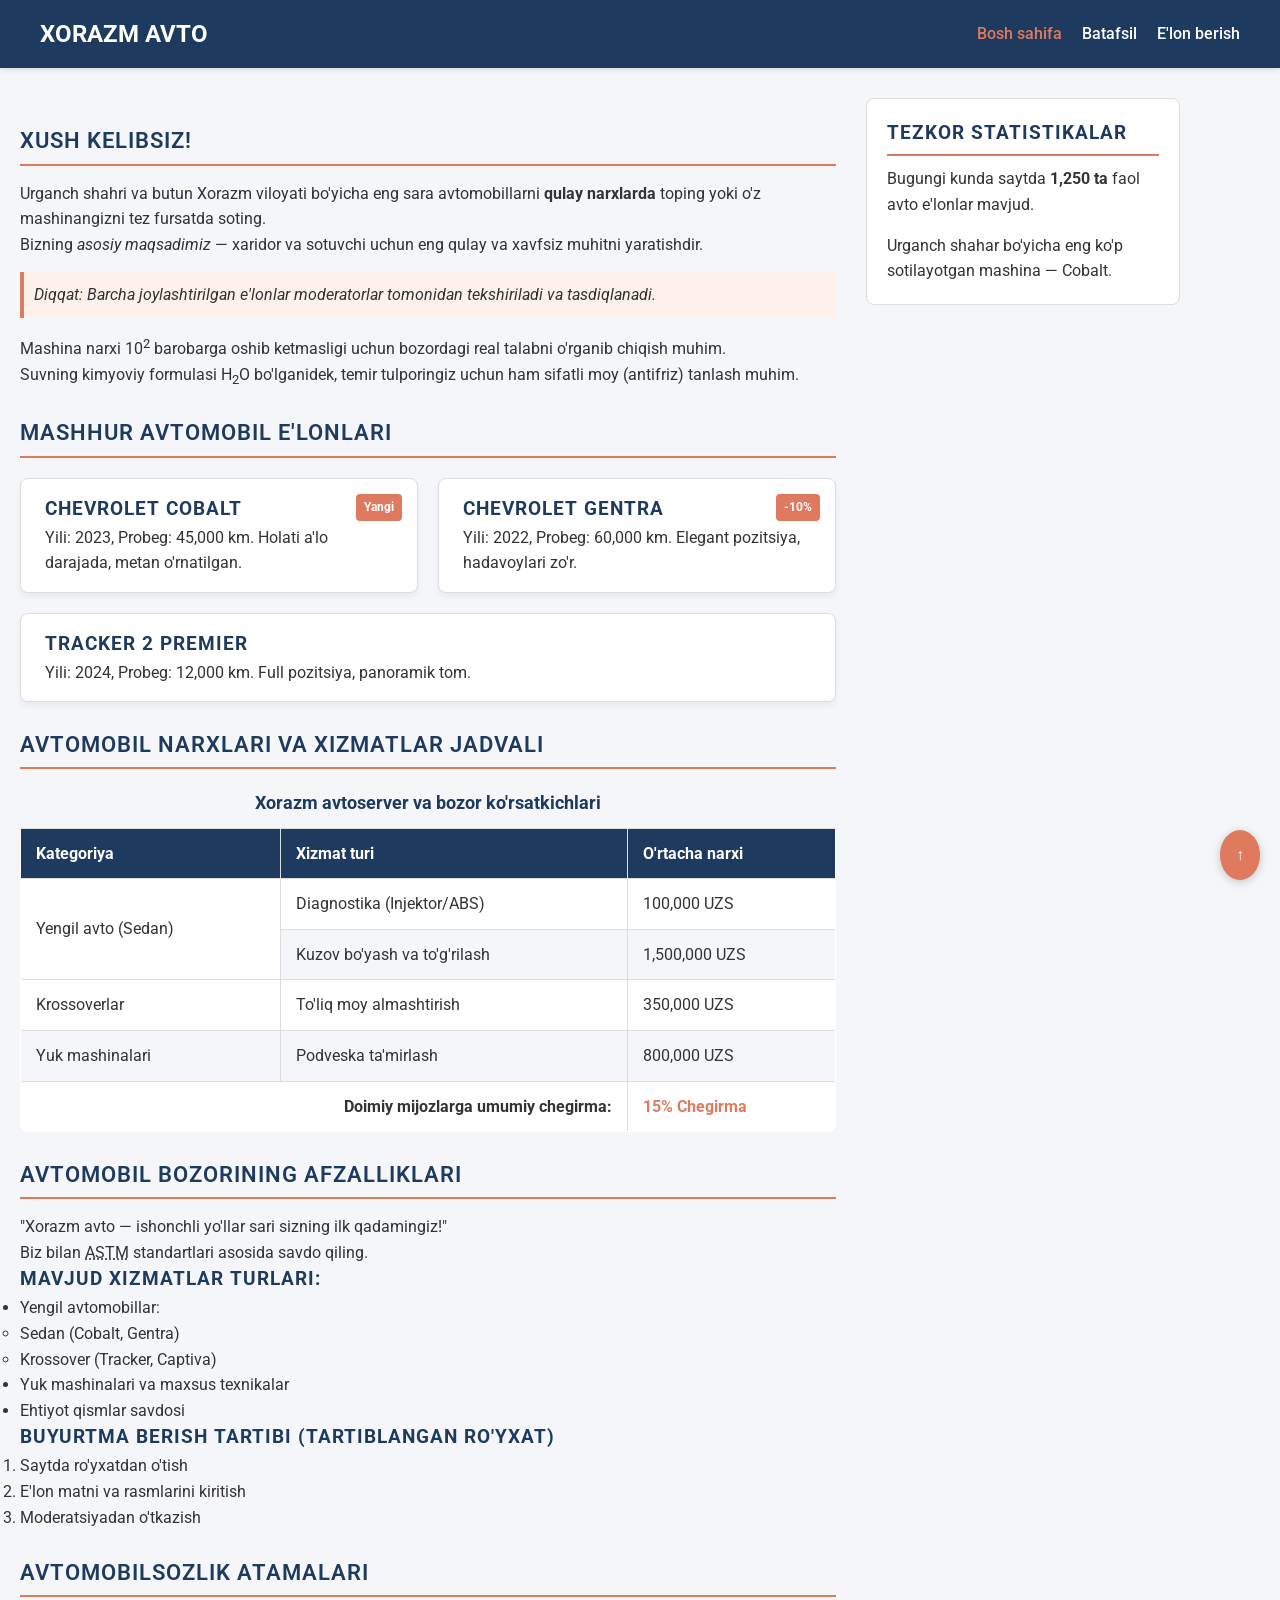
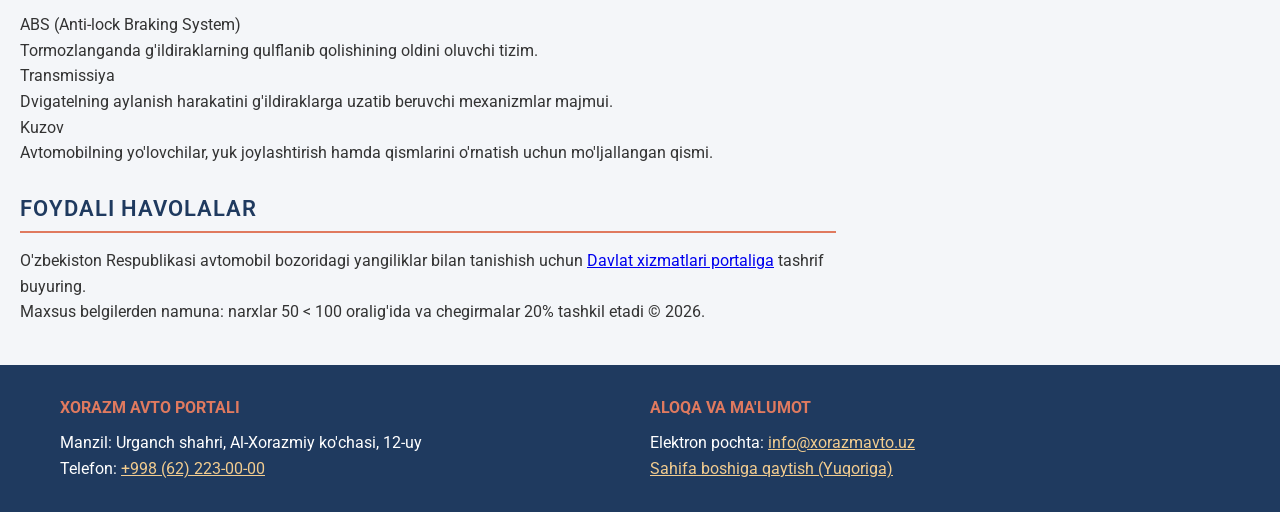
<file: index.html>
<!DOCTYPE html>
<html lang="uz">
<head>
    <meta charset="UTF-8">
    <meta name="viewport" content="width=device-width, initial-scale=1.0">
    <meta name="description" content="Xorazm va Urganch shahridagi eng qulay avtomobil e'lonlari sayti. Mashina sotish va sotib olish.">
    <title>Xorazm Avto - Bosh sahifa</title>
    <link href="https://fonts.googleapis.com/css2?family=Roboto:wght@400;500;700&display=swap" rel="stylesheet">
    <link rel="stylesheet" href="css/style.css">
</head>
<body id="top">

    <header>
        <div class="container header-flex">
            <div class="logo">Xorazm Avto</div>
            <nav>
                <ul>
                    <li><a href="index.html" class="active">Bosh sahifa</a></li>
                    <li><a href="batafsil.html">Batafsil</a></li>
                    <li><a href="aloqa.html">E'lon berish</a></li>
                </ul>
            </nav>
        </div>
    </header>

    <div class="container main-layout">
        <main>
            <section>
                <h2>Xush kelibsiz!</h2>
                <p>Urganch shahri va butun Xorazm viloyati bo'yicha eng sara avtomobillarni <strong>qulay narxlarda</strong> toping yoki o'z mashinangizni tez fursatda soting.</p>
                <p>Bizning <em>asosiy maqsadimiz</em> — xaridor va sotuvchi uchun eng qulay va xavfsiz muhitni yaratishdir.</p>
                <p class="izoh">Diqqat: Barcha joylashtirilgan e'lonlar moderatorlar tomonidan tekshiriladi va tasdiqlanadi.</p>
                <p>Mashina narxi 10<sup>2</sup> barobarga oshib ketmasligi uchun bozordagi real talabni o'rganib chiqish muhim.</p>
                <p>Suvning kimyoviy formulasi H<sub>2</sub>O bo'lganidek, temir tulporingiz uchun ham sifatli moy (antifriz) tanlash muhim.</p>
            </section>

            <!-- Kartalar qatori (Badge absolyut pozitsiyada) -->
            <section>
                <h2>Mashhur Avtomobil E'lonlari</h2>
                <div class="cards-grid">
                    <article class="card">
                        <span class="badge">Yangi</span>
                        <h3>Chevrolet Cobalt</h3>
                        <p>Yili: 2023, Probeg: 45,000 km. Holati a'lo darajada, metan o'rnatilgan.</p>
                    </article>
                    <article class="card">
                        <span class="badge">-10%</span>
                        <h3>Chevrolet Gentra</h3>
                        <p>Yili: 2022, Probeg: 60,000 km. Elegant pozitsiya, hadavoylari zo'r.</p>
                    </article>
                    <article class="card">
                        <h3>Tracker 2 Premier</h3>
                        <p>Yili: 2024, Probeg: 12,000 km. Full pozitsiya, panoramik tom.</p>
                    </article>
                </div>
            </section>

            <!-- Jadval (A3, A4, A5 talablari) -->
            <section>
                <h2>Avtomobil Narxlari va Xizmatlar Jadvali</h2>
                <div class="table-responsive">
                    <table>
                        <caption>Xorazm avtoserver va bozor ko'rsatkichlari</caption>
                        <thead>
                            <tr>
                                <th>Kategoriya</th>
                                <th>Xizmat turi</th>
                                <th>O'rtacha narxi</th>
                            </tr>
                        </thead>
                        <tbody>
                            <tr>
                                <td rowspan="2">Yengil avto (Sedan)</td>
                                <td>Diagnostika (Injektor/ABS)</td>
                                <td>100,000 UZS</td>
                            </tr>
                            <tr>
                                <td>Kuzov bo'yash va to'g'rilash</td>
                                <td>1,500,000 UZS</td>
                            </tr>
                            <tr>
                                <td>Krossoverlar</td>
                                <td>To'liq moy almashtirish</td>
                                <td>350,000 UZS</td>
                            </tr>
                            <tr>
                                <td>Yuk mashinalari</td>
                                <td>Podveska ta'mirlash</td>
                                <td>800,000 UZS</td>
                            </tr>
                            <tr>
                                <td colspan="2" style="text-align: right; font-weight: bold;">Doimiy mijozlarga umumiy chegirma:</td>
                                <td style="font-weight: bold; color: var(--ikkilamchi-rang);">15% Chegirma</td>
                            </tr>
                        </tbody>
                    </table>
                </div>
            </section>

            <section>
                <h2>Avtomobil bozorining afzalliklari</h2>
                <blockquote>"Xorazm avto — ishonchli yo'llar sari sizning ilk qadamingiz!"</blockquote>
                <p>Biz bilan <abbr title="Avtomobil savdo markazi">ASTM</abbr> standartlari asosida savdo qiling.</p>
                
                <h3>Mavjud xizmatlar turlari:</h3>
                <ul>
                    <li>Yengil avtomobillar:
                        <ul>
                            <li>Sedan (Cobalt, Gentra)</li>
                            <li>Krossover (Tracker, Captiva)</li>
                        </ul>
                    </li>
                    <li>Yuk mashinalari va maxsus texnikalar</li>
                    <li>Ehtiyot qismlar savdosi</li>
                </ul>

                <h3>Buyurtma berish tartibi (Tartiblangan ro'yxat)</h3>
                <ol>
                    <li>Saytda ro'yxatdan o'tish</li>
                    <li>E'lon matni va rasmlarini kiritish</li>
                    <li>Moderatsiyadan o'tkazish</li>
                </ol>
            </section>

            <!-- Atamalar ro'yxati dl -->
            <section>
                <h2>Avtomobilsozlik atamalari</h2>
                <dl>
                    <dt>ABS (Anti-lock Braking System)</dt>
                    <dd>Tormozlanganda g'ildiraklarning qulflanib qolishining oldini oluvchi tizim.</dd>
                    
                    <dt>Transmissiya</dt>
                    <dd>Dvigatelning aylanish harakatini g'ildiraklarga uzatib beruvchi mexanizmlar majmui.</dd>
                    
                    <dt>Kuzov</dt>
                    <dd>Avtomobilning yo'lovchilar, yuk joylashtirish hamda qismlarini o'rnatish uchun mo'ljallangan qismi.</dd>
                </dl>
            </section>

            <!-- Maxsus belgilar va tashqi havola -->
            <section>
                <h2>Foydali havolalar</h2>
                <p>O'zbekiston Respublikasi avtomobil bozoridagi yangiliklar bilan tanishish uchun <a href="https://gov.uz" target="_blank" rel="noopener">Davlat xizmatlari portaliga</a> tashrif buyuring.</p>
                <p>Maxsus belgilerden namuna: narxlar 50 &lt; 100 oralig'ida va chegirmalar 20&percnt; tashkil etadi &copy; 2026.</p>
            </section>
        </main>

        <!-- Aside talabi -->
        <aside>
            <h3>Tezkor Statistikalar</h3>
            <p>Bugungi kunda saytda <strong>1,250 ta</strong> faol avto e'lonlar mavjud.</p>
            <p style="margin-top: 15px;">Urganch shahar bo'yicha eng ko'p sotilayotgan mashina — Cobalt.</p>
        </aside>
    </div>

    <!-- B7. Fixed Yuqoriga tugmasi -->
    <a href="#top" class="btn-up" title="Yuqoriga">↑</a>

    <!-- Footer (2 ustunli Flexbox) -->
    <footer id="aloqa">
        <div class="container footer-flex">
            <div class="footer-col">
                <h4>Xorazm Avto Portali</h4>
                <p>Manzil: Urganch shahri, Al-Xorazmiy ko'chasi, 12-uy</p>
                <p>Telefon: <a href="tel:+998622230000">+998 (62) 223-00-00</a></p>
            </div>
            <div class="footer-col">
                <h4>Aloqa va Ma'lumot</h4>
                <p>Elektron pochta: <a href="mailto:info@xorazmavto.uz">info@xorazmavto.uz</a></p>
                <p><a href="#top">Sahifa boshiga qaytish (Yuqoriga)</a></p>
            </div>
        </div>
    </footer>

</body>
</html>
</file>
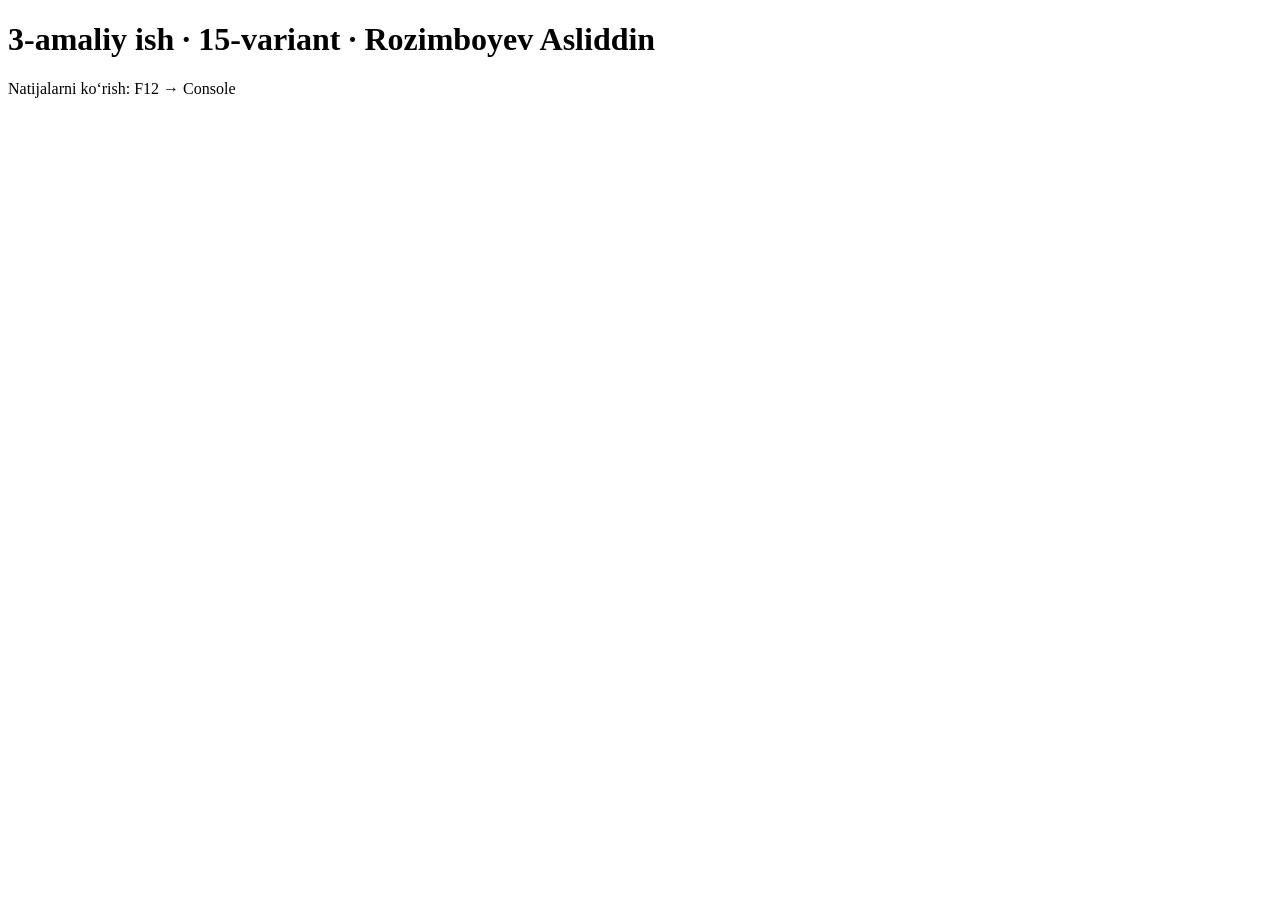
<file: amaliy-03/index.html>
<!DOCTYPE html>
<html lang="uz">
<head>
  <meta charset="UTF-8">
  <title>3-amaliy ish — 15-variant</title>
</head>
<body>
  <h1>3-amaliy ish · 15-variant · Rozimboyev Asliddin</h1>
  <p>Natijalarni ko‘rish: F12 → Console</p>
  <script src="js/masala1.js"></script>
  <script src="js/masala2.js"></script>
  <script src="js/masala3.js"></script>
  <script src="js/masala4.js"></script>
  <script src="js/masala5.js"></script>
</body>
</html>
</file>
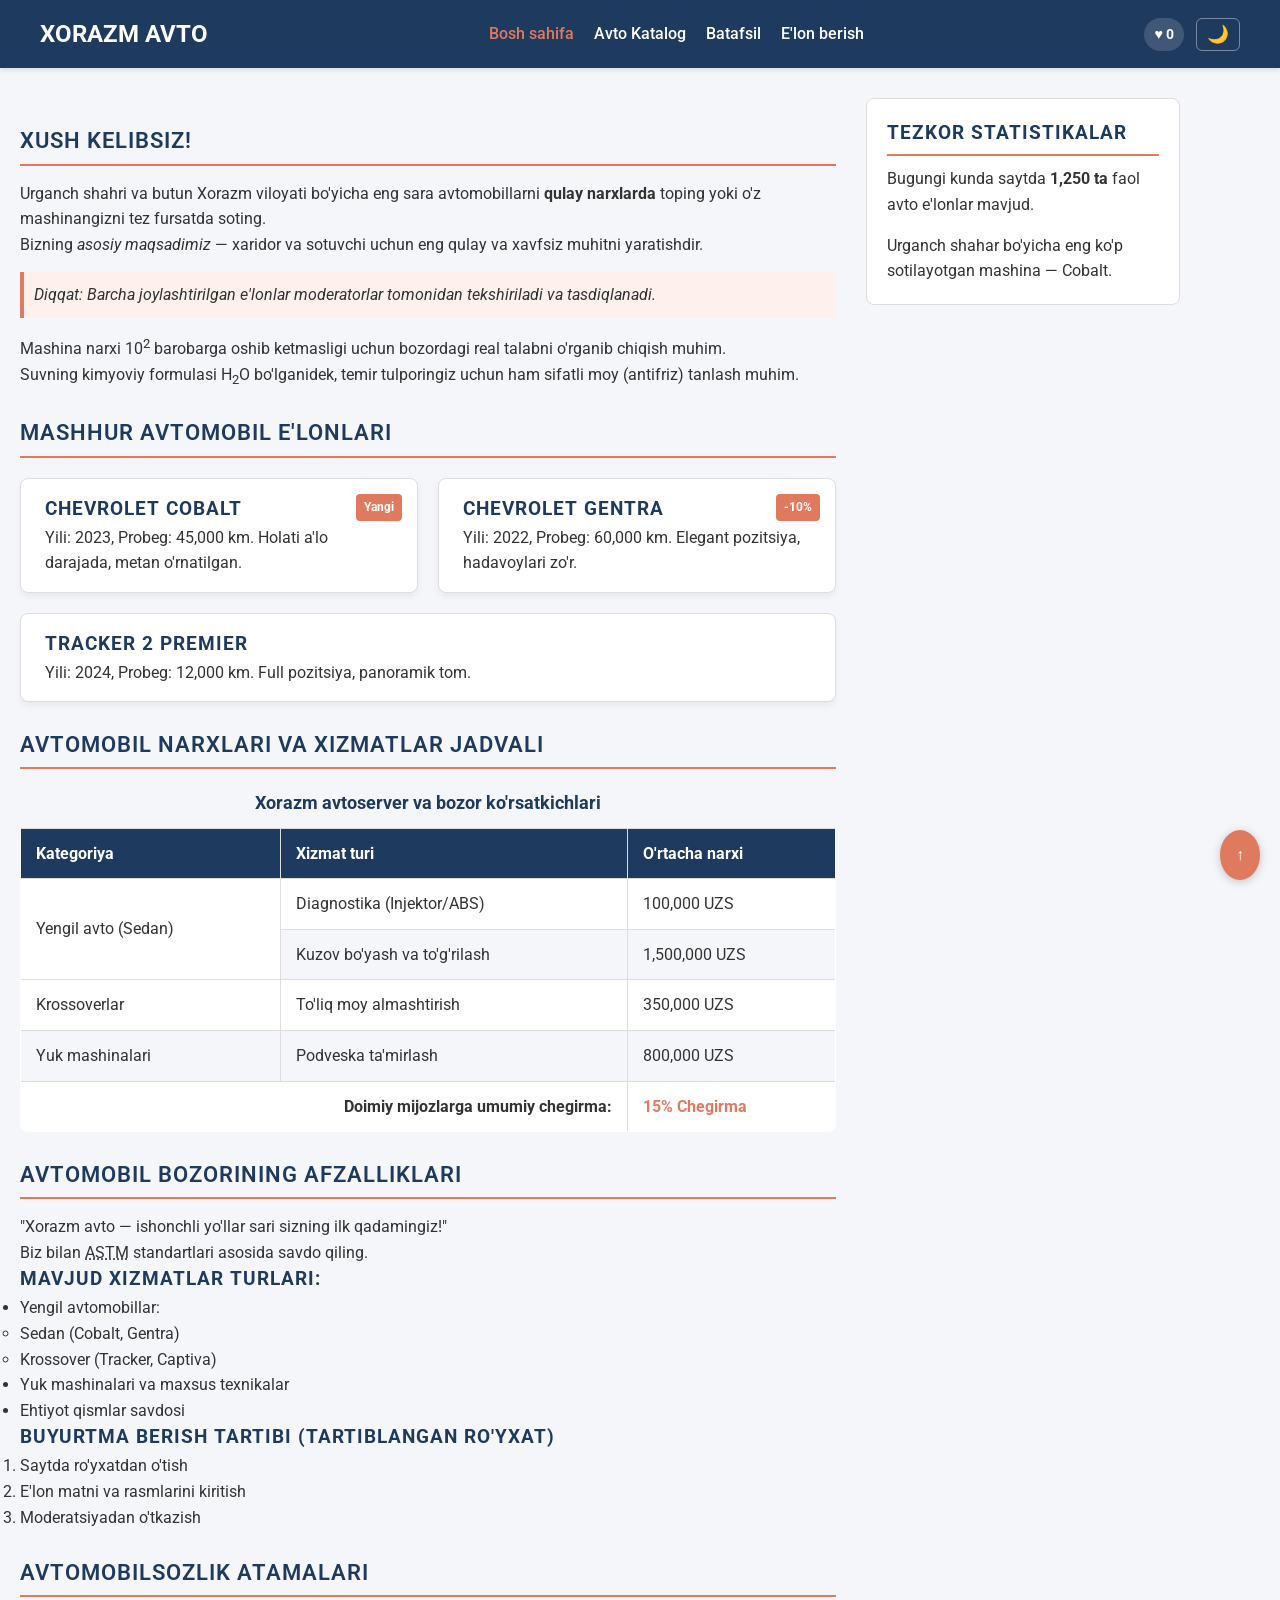
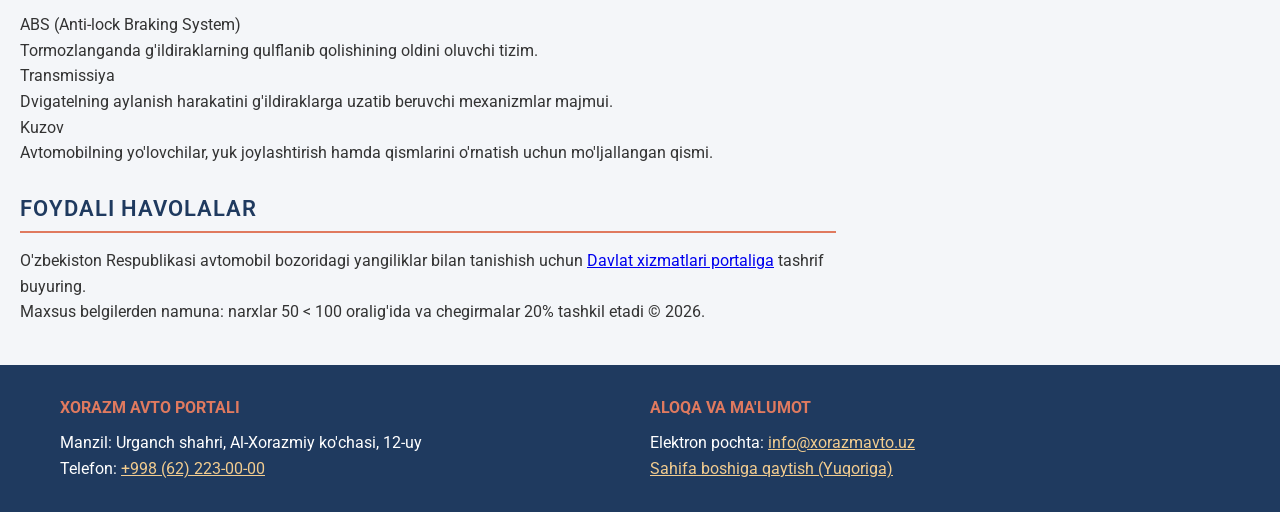
<file: amaliy-04/index.html>
<!DOCTYPE html>
<html lang="uz">
<head>
    <meta charset="UTF-8">
    <meta name="viewport" content="width=device-width, initial-scale=1.0">
    <meta name="description" content="Xorazm va Urganch shahridagi eng qulay avtomobil e'lonlari sayti. Mashina sotish va sotib olish.">
    <title>Xorazm Avto - Bosh sahifa</title>
    <link href="https://fonts.googleapis.com/css2?family=Roboto:wght@400;500;700&display=swap" rel="stylesheet">
    <link rel="stylesheet" href="css/style.css">
</head>
<body id="top">

    <header>
        <div class="container header-flex">
            <div class="logo">Xorazm Avto</div>
            <button id="menu-toggle" class="hamburger-btn" aria-label="Menyuni ochish">☰</button>
            <nav id="main-nav">
                <ul>
                    <li><a href="index.html" class="active">Bosh sahifa</a></li>
                    <li><a href="katalog.html">Avto Katalog</a></li>
                    <li><a href="batafsil.html">Batafsil</a></li>
                    <li><a href="aloqa.html">E'lon berish</a></li>
                </ul>
            </nav>
            <div class="header-actions">
                <span class="fav-badge" title="Sevimli avtomobillar">♥ <span id="sevimli-soni">0</span></span>
                <button id="theme-toggle" class="theme-btn" title="Tungi/Kunduzgi rejim">🌙</button>
            </div>
        </div>
    </header>

    <div class="container main-layout">
        <main>
            <section>
                <h2>Xush kelibsiz!</h2>
                <p>Urganch shahri va butun Xorazm viloyati bo'yicha eng sara avtomobillarni <strong>qulay narxlarda</strong> toping yoki o'z mashinangizni tez fursatda soting.</p>
                <p>Bizning <em>asosiy maqsadimiz</em> — xaridor va sotuvchi uchun eng qulay va xavfsiz muhitni yaratishdir.</p>
                <p class="izoh">Diqqat: Barcha joylashtirilgan e'lonlar moderatorlar tomonidan tekshiriladi va tasdiqlanadi.</p>
                <p>Mashina narxi 10<sup>2</sup> barobarga oshib ketmasligi uchun bozordagi real talabni o'rganib chiqish muhim.</p>
                <p>Suvning kimyoviy formulasi H<sub>2</sub>O bo'lganidek, temir tulporingiz uchun ham sifatli moy (antifriz) tanlash muhim.</p>
            </section>

            <section>
                <h2>Mashhur Avtomobil E'lonlari</h2>
                <div class="cards-grid">
                    <article class="card">
                        <span class="badge">Yangi</span>
                        <h3>Chevrolet Cobalt</h3>
                        <p>Yili: 2023, Probeg: 45,000 km. Holati a'lo darajada, metan o'rnatilgan.</p>
                    </article>
                    <article class="card">
                        <span class="badge">-10%</span>
                        <h3>Chevrolet Gentra</h3>
                        <p>Yili: 2022, Probeg: 60,000 km. Elegant pozitsiya, hadavoylari zo'r.</p>
                    </article>
                    <article class="card">
                        <h3>Tracker 2 Premier</h3>
                        <p>Yili: 2024, Probeg: 12,000 km. Full pozitsiya, panoramik tom.</p>
                    </article>
                </div>
            </section>

            <section>
                <h2>Avtomobil Narxlari va Xizmatlar Jadvali</h2>
                <div class="table-responsive">
                    <table>
                        <caption>Xorazm avtoserver va bozor ko'rsatkichlari</caption>
                        <thead>
                            <tr>
                                <th>Kategoriya</th>
                                <th>Xizmat turi</th>
                                <th>O'rtacha narxi</th>
                            </tr>
                        </thead>
                        <tbody>
                            <tr>
                                <td rowspan="2">Yengil avto (Sedan)</td>
                                <td>Diagnostika (Injektor/ABS)</td>
                                <td>100,000 UZS</td>
                            </tr>
                            <tr>
                                <td>Kuzov bo'yash va to'g'rilash</td>
                                <td>1,500,000 UZS</td>
                            </tr>
                            <tr>
                                <td>Krossoverlar</td>
                                <td>To'liq moy almashtirish</td>
                                <td>350,000 UZS</td>
                            </tr>
                            <tr>
                                <td>Yuk mashinalari</td>
                                <td>Podveska ta'mirlash</td>
                                <td>800,000 UZS</td>
                            </tr>
                            <tr>
                                <td colspan="2" style="text-align: right; font-weight: bold;">Doimiy mijozlarga umumiy chegirma:</td>
                                <td style="font-weight: bold; color: var(--ikkilamchi-rang);">15% Chegirma</td>
                            </tr>
                        </tbody>
                    </table>
                </div>
            </section>

            <section>
                <h2>Avtomobil bozorining afzalliklari</h2>
                <blockquote>"Xorazm avto — ishonchli yo'llar sari sizning ilk qadamingiz!"</blockquote>
                <p>Biz bilan <abbr title="Avtomobil savdo markazi">ASTM</abbr> standartlari asosida savdo qiling.</p>
                
                <h3>Mavjud xizmatlar turlari:</h3>
                <ul>
                    <li>Yengil avtomobillar:
                        <ul>
                            <li>Sedan (Cobalt, Gentra)</li>
                            <li>Krossover (Tracker, Captiva)</li>
                        </ul>
                    </li>
                    <li>Yuk mashinalari va maxsus texnikalar</li>
                    <li>Ehtiyot qismlar savdosi</li>
                </ul>

                <h3>Buyurtma berish tartibi (Tartiblangan ro'yxat)</h3>
                <ol>
                    <li>Saytda ro'yxatdan o'tish</li>
                    <li>E'lon matni va rasmlarini kiritish</li>
                    <li>Moderatsiyadan o'tkazish</li>
                </ol>
            </section>

            <section>
                <h2>Avtomobilsozlik atamalari</h2>
                <dl>
                    <dt>ABS (Anti-lock Braking System)</dt>
                    <dd>Tormozlanganda g'ildiraklarning qulflanib qolishining oldini oluvchi tizim.</dd>
                    
                    <dt>Transmissiya</dt>
                    <dd>Dvigatelning aylanish harakatini g'ildiraklarga uzatib beruvchi mexanizmlar majmui.</dd>
                    
                    <dt>Kuzov</dt>
                    <dd>Avtomobilning yo'lovchilar, yuk joylashtirish hamda qismlarini o'rnatish uchun mo'ljallangan qismi.</dd>
                </dl>
            </section>

            <section>
                <h2>Foydali havolalar</h2>
                <p>O'zbekiston Respublikasi avtomobil bozoridagi yangiliklar bilan tanishish uchun <a href="https://gov.uz" target="_blank" rel="noopener">Davlat xizmatlari portaliga</a> tashrif buyuring.</p>
                <p>Maxsus belgilerden namuna: narxlar 50 &lt; 100 oralig'ida va chegirmalar 20&percnt; tashkil etadi &copy; 2026.</p>
            </section>
        </main>

        <aside>
            <h3>Tezkor Statistikalar</h3>
            <p>Bugungi kunda saytda <strong>1,250 ta</strong> faol avto e'lonlar mavjud.</p>
            <p style="margin-top: 15px;">Urganch shahar bo'yicha eng ko'p sotilayotgan mashina — Cobalt.</p>
        </aside>
    </div>

    <a href="#top" class="btn-up" title="Yuqoriga">↑</a>

    <footer id="aloqa">
        <div class="container footer-flex">
            <div class="footer-col">
                <h4>Xorazm Avto Portali</h4>
                <p>Manzil: Urganch shahri, Al-Xorazmiy ko'chasi, 12-uy</p>
                <p>Telefon: <a href="tel:+998622230000">+998 (62) 223-00-00</a></p>
            </div>
            <div class="footer-col">
                <h4>Aloqa va Ma'lumot</h4>
                <p>Elektron pochta: <a href="mailto:info@xorazmavto.uz">info@xorazmavto.uz</a></p>
                <p><a href="#top">Sahifa boshiga qaytish (Yuqoriga)</a></p>
            </div>
        </div>
    </footer>

    <script src="js/ui.js"></script>
</body>
</html>
</file>
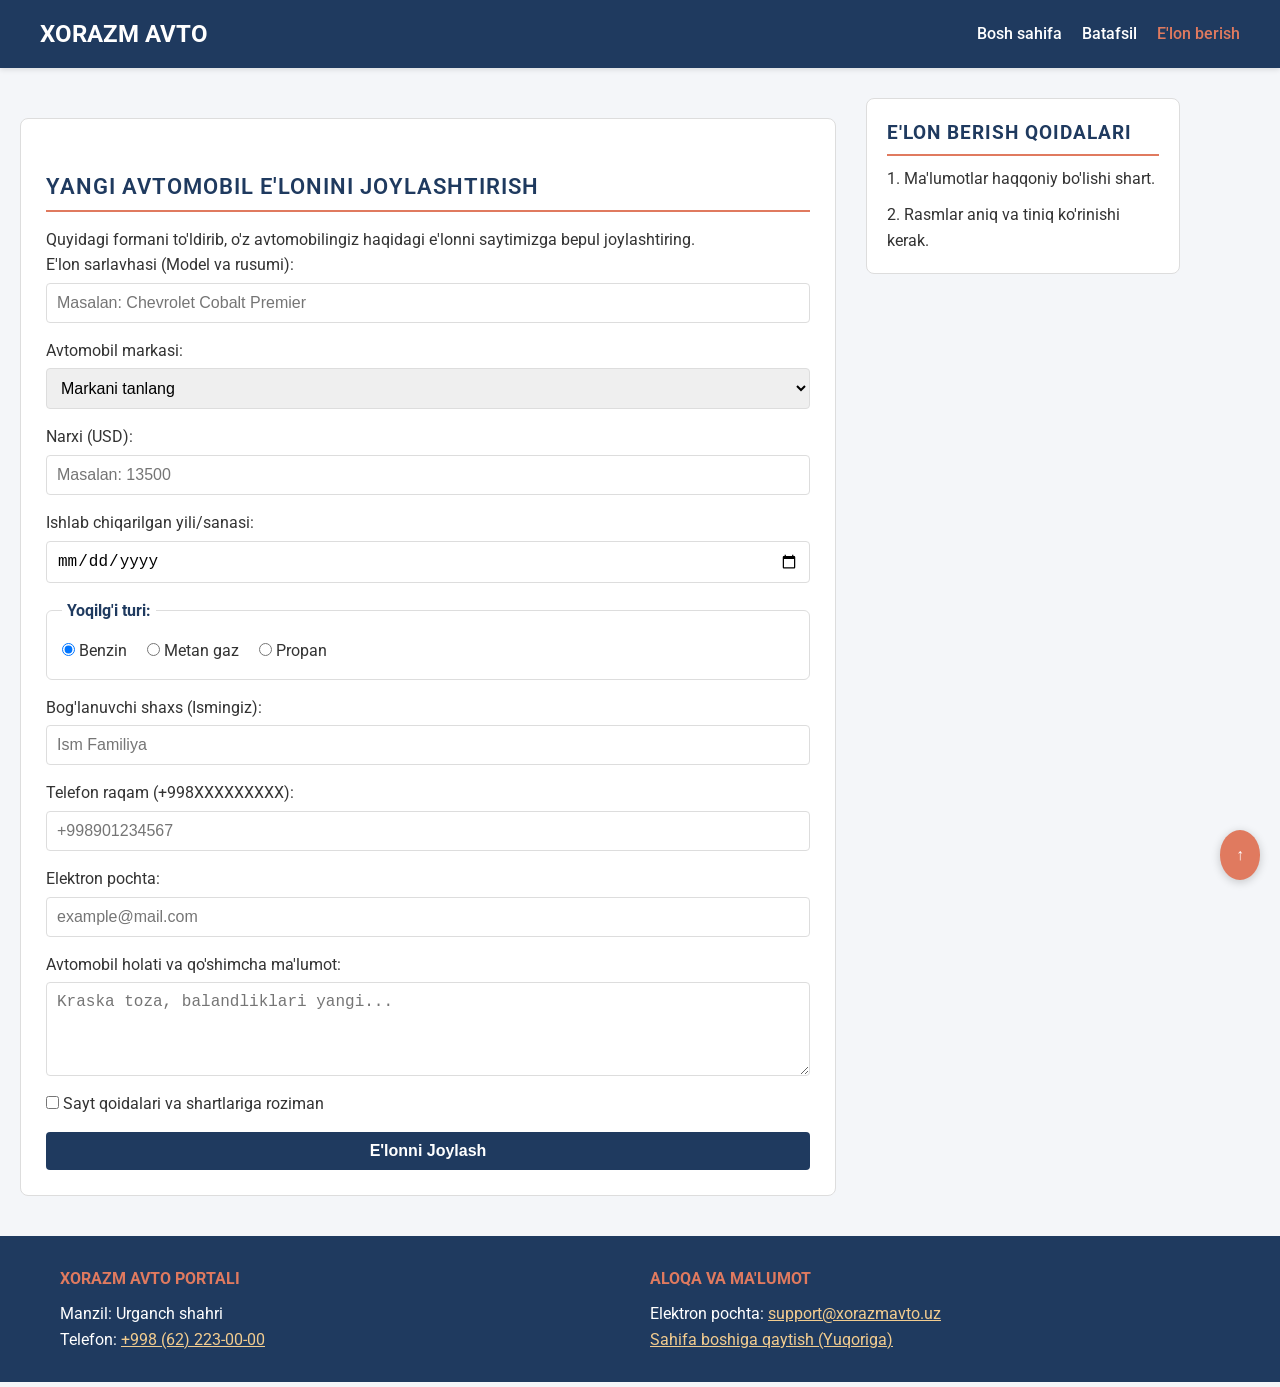
<file: aloqa.html>
<!DOCTYPE html>
<html lang="uz">
<head>
    <meta charset="UTF-8">
    <meta name="viewport" content="width=device-width, initial-scale=1.0">
    <meta name="description" content="Xorazm avtomobil e'lonlari saytida yangi avtomobil e'lonini joylashtirish formasi.">
    <title>E'lon berish - Xorazm Avto</title>
    <link href="https://fonts.googleapis.com/css2?family=Roboto:wght@400;500;700&display=swap" rel="stylesheet">
    <link rel="stylesheet" href="css/style.css">
</head>
<body id="top">

    <header>
        <div class="container header-flex">
            <div class="logo">Xorazm Avto</div>
            <nav>
                <ul>
                    <li><a href="index.html">Bosh sahifa</a></li>
                    <li><a href="batafsil.html">Batafsil</a></li>
                    <li><a href="aloqa.html" class="active">E'lon berish</a></li>
                </ul>
            </nav>
        </div>
    </header>

    <div class="container main-layout">
        <main>
            <section class="form-container">
                <h2>Yangi Avtomobil E'lonini Joylashtirish</h2>
                <p>Quyidagi formani to'ldirib, o'z avtomobilingiz haqidagi e'lonni saytimizga bepul joylashtiring.</p>
                
                <form action="#" method="post">
                    
                    <div class="form-group">
                        <label for="car-title">E'lon sarlavhasi (Model va rusumi):</label>
                        <input type="text" id="car-title" name="car_title" required placeholder="Masalan: Chevrolet Cobalt Premier">
                    </div>

                    <div class="form-group">
                        <label for="car-brand">Avtomobil markasi:</label>
                        <select id="car-brand" name="car_brand" required>
                            <option value="">Markani tanlang</option>
                            <option value="chevrolet">Chevrolet</option>
                            <option value="daewoo">Daewoo</option>
                            <option value="hyundai">Hyundai</option>
                            <option value="kia">Kia</option>
                            <option value="other">Boshqa</option>
                        </select>
                    </div>

                    <div class="form-group">
                        <label for="car-price">Narxi (USD):</label>
                        <input type="number" id="car-price" name="car_price" min="500" max="200000" required placeholder="Masalan: 13500">
                    </div>

                    <div class="form-group">
                        <label for="release-date">Ishlab chiqarilgan yili/sanasi:</label>
                        <input type="date" id="release-date" name="release_date">
                    </div>

                    <fieldset>
                        <legend>Yoqilg'i turi:</legend>
                        <label>
                            <input type="radio" name="fuel_type" value="benzin" checked> Benzin
                        </label>
                        <label>
                            <input type="radio" name="fuel_type" value="metan"> Metan gaz
                        </label>
                        <label>
                            <input type="radio" name="fuel_type" value="propan"> Propan
                        </label>
                    </fieldset>

                    <div class="form-group">
                        <label for="owner-name">Bog'lanuvchi shaxs (Ismingiz):</label>
                        <input type="text" id="owner-name" name="owner_name" required placeholder="Ism Familiya">
                    </div>

                    <div class="form-group">
                        <label for="phone">Telefon raqam (+998XXXXXXXXX):</label>
                        <input type="tel" id="phone" name="phone" pattern="\+998[0-9]{9}" required placeholder="+998901234567">
                    </div>

                    <div class="form-group">
                        <label for="owner-email">Elektron pochta:</label>
                        <input type="email" id="owner-email" name="owner_email" placeholder="example@mail.com">
                    </div>

                    <div class="form-group">
                        <label for="car-desc">Avtomobil holati va qo'shimcha ma'lumot:</label>
                        <textarea id="car-desc" name="car_desc" rows="4" placeholder="Kraska toza, balandliklari yangi..."></textarea>
                    </div>

                    <div class="form-group">
                        <label>
                            <input type="checkbox" name="terms_agree" required> Sayt qoidalari va shartlariga roziman
                        </label>
                    </div>

                    <button type="submit">E'lonni Joylash</button>
                </form>
            </section>
        </main>

        <aside>
            <h3>E'lon Berish Qoidalari</h3>
            <p>1. Ma'lumotlar haqqoniy bo'lishi shart.</p>
            <p style="margin-top: 10px;">2. Rasmlar aniq va tiniq ko'rinishi kerak.</p>
        </aside>
    </div>

    <a href="#top" class="btn-up" title="Yuqoriga">↑</a>

    <footer>
        <div class="container footer-flex">
            <div class="footer-col">
                <h4>Xorazm Avto Portali</h4>
                <p>Manzil: Urganch shahri</p>
                <p>Telefon: <a href="tel:+998622230000">+998 (62) 223-00-00</a></p>
            </div>
            <div class="footer-col">
                <h4>Aloqa va Ma'lumot</h4>
                <p>Elektron pochta: <a href="mailto:support@xorazmavto.uz">support@xorazmavto.uz</a></p>
                <p><a href="#top">Sahifa boshiga qaytish (Yuqoriga)</a></p>
            </div>
        </div>
    </footer>

</body>
</html>
</file>
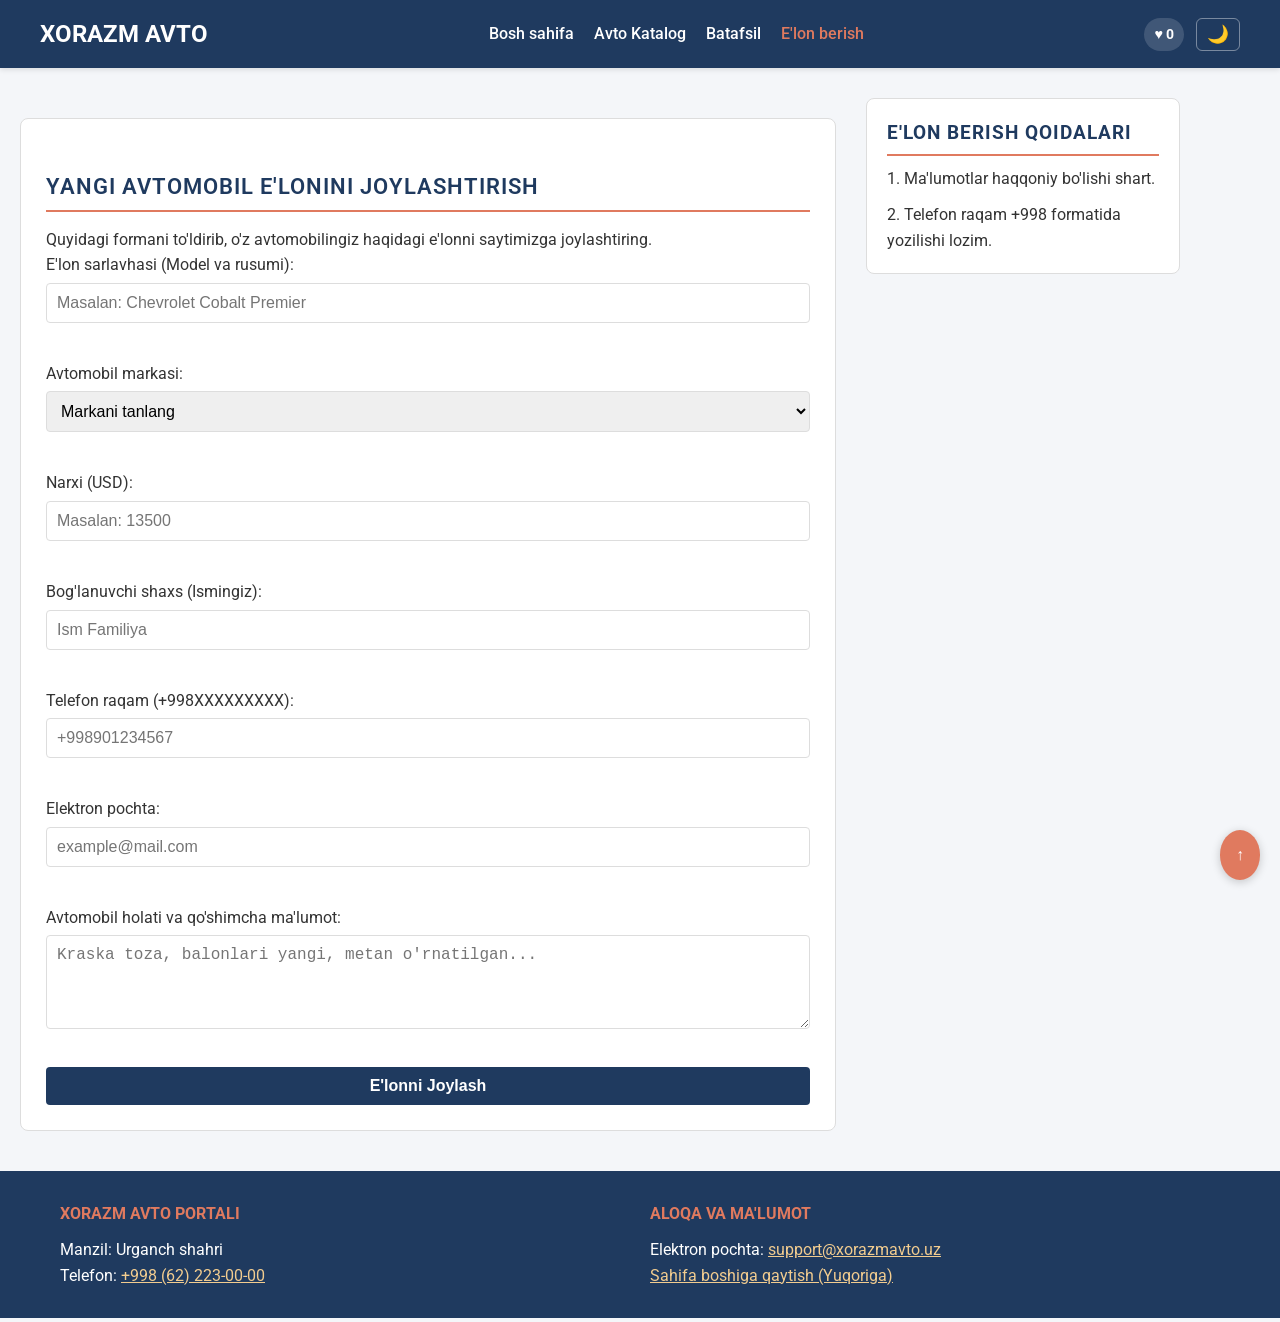
<file: amaliy-04/aloqa.html>
<!DOCTYPE html>
<html lang="uz">
<head>
    <meta charset="UTF-8">
    <meta name="viewport" content="width=device-width, initial-scale=1.0">
    <meta name="description" content="Xorazm avtomobil e'lonlari saytida yangi avtomobil e'lonini joylashtirish formasi.">
    <title>E'lon berish - Xorazm Avto</title>
    <link href="https://fonts.googleapis.com/css2?family=Roboto:wght@400;500;700&display=swap" rel="stylesheet">
    <link rel="stylesheet" href="css/style.css">
</head>
<body id="top">

    <header>
        <div class="container header-flex">
            <div class="logo">Xorazm Avto</div>
            <button id="menu-toggle" class="hamburger-btn" aria-label="Menyuni ochish">☰</button>
            <nav id="main-nav">
                <ul>
                    <li><a href="index.html">Bosh sahifa</a></li>
                    <li><a href="katalog.html">Avto Katalog</a></li>
                    <li><a href="batafsil.html">Batafsil</a></li>
                    <li><a href="aloqa.html" class="active">E'lon berish</a></li>
                </ul>
            </nav>
            <div class="header-actions">
                <span class="fav-badge">♥ <span id="sevimli-soni">0</span></span>
                <button id="theme-toggle" class="theme-btn" title="Tungi/Kunduzgi rejim">🌙</button>
            </div>
        </div>
    </header>

    <div class="container main-layout">
        <main>
            <section class="form-container">
                <h2>Yangi Avtomobil E'lonini Joylashtirish</h2>
                <p>Quyidagi formani to'ldirib, o'z avtomobilingiz haqidagi e'lonni saytimizga joylashtiring.</p>
                
                <div id="form-success" class="success-banner" hidden></div>

                <form id="elon-forma" action="#" method="post" novalidate>
                    <div class="form-group">
                        <label for="car-title">E'lon sarlavhasi (Model va rusumi):</label>
                        <input type="text" id="car-title" name="car_title" placeholder="Masalan: Chevrolet Cobalt Premier">
                        <span class="error-text"></span>
                    </div>

                    <div class="form-group">
                        <label for="car-brand">Avtomobil markasi:</label>
                        <select id="car-brand" name="car_brand">
                            <option value="">Markani tanlang</option>
                            <option value="chevrolet">Chevrolet</option>
                            <option value="byd">BYD</option>
                            <option value="hyundai">Hyundai</option>
                            <option value="kia">Kia</option>
                            <option value="other">Boshqa</option>
                        </select>
                        <span class="error-text"></span>
                    </div>

                    <div class="form-group">
                        <label for="car-price">Narxi (USD):</label>
                        <input type="number" id="car-price" name="car_price" placeholder="Masalan: 13500">
                        <span class="error-text"></span>
                    </div>

                    <div class="form-group">
                        <label for="owner-name">Bog'lanuvchi shaxs (Ismingiz):</label>
                        <input type="text" id="owner-name" name="owner_name" placeholder="Ism Familiya">
                        <span class="error-text"></span>
                    </div>

                    <div class="form-group">
                        <label for="phone">Telefon raqam (+998XXXXXXXXX):</label>
                        <input type="tel" id="phone" name="phone" placeholder="+998901234567">
                        <span class="error-text"></span>
                    </div>

                    <div class="form-group">
                        <label for="owner-email">Elektron pochta:</label>
                        <input type="email" id="owner-email" name="owner_email" placeholder="example@mail.com">
                        <span class="error-text"></span>
                    </div>

                    <div class="form-group">
                        <label for="car-desc">Avtomobil holati va qo'shimcha ma'lumot:</label>
                        <textarea id="car-desc" name="car_desc" rows="4" placeholder="Kraska toza, balonlari yangi, metan o'rnatilgan..."></textarea>
                        <span class="error-text"></span>
                    </div>

                    <button type="submit">E'lonni Joylash</button>
                </form>
            </section>
        </main>

        <aside>
            <h3>E'lon Berish Qoidalari</h3>
            <p>1. Ma'lumotlar haqqoniy bo'lishi shart.</p>
            <p style="margin-top: 10px;">2. Telefon raqam +998 formatida yozilishi lozim.</p>
        </aside>
    </div>

    <a href="#top" class="btn-up" title="Yuqoriga">↑</a>

    <footer>
        <div class="container footer-flex">
            <div class="footer-col">
                <h4>Xorazm Avto Portali</h4>
                <p>Manzil: Urganch shahri</p>
                <p>Telefon: <a href="tel:+998622230000">+998 (62) 223-00-00</a></p>
            </div>
            <div class="footer-col">
                <h4>Aloqa va Ma'lumot</h4>
                <p>Elektron pochta: <a href="mailto:support@xorazmavto.uz">support@xorazmavto.uz</a></p>
                <p><a href="#top">Sahifa boshiga qaytish (Yuqoriga)</a></p>
            </div>
        </div>
    </footer>

    <script src="js/data.js"></script>
    <script src="js/ui.js"></script>
</body>
</html>
</file>
<file: css/style.css>
*, *::before, *::after {
    box-sizing: border-box;
    margin: 0;
    padding: 0;
}








:root {
    --asosiy-rang: #1f3a5f;
    --ikkilamchi-rang: #e07a5f;
    --fon-rangi: #f4f6f9;
    --oq-rang: #ffffff;
    --matn-rangi: #333333;
    --border-rang: #dddddd;
}

body {
    font-family: 'Roboto', Arial, sans-serif;
    background-color: var(--fon-rangi);
    color: var(--matn-rangi);
    line-height: 1.6;
}
.container {
    max-width: 1200px;
    margin: 0 auto;
    padding: 0 20px;
}
header {
    background-color: var(--asosiy-rang);
    position: sticky;
    top: 0;
    z-index: 1000;
    box-shadow: 0 2px 5px rgba(0,0,0,0.1);
}

.header-flex {
    display: flex;
    justify-content: space-between;
    align-items: center;
    padding: 15px 0;
}

.logo {
    font-size: 1.5rem;
    font-weight: 700;
    color: var(--oq-rang);
    text-transform: uppercase;
}

nav ul {
    display: flex;
    list-style: none;
    gap: 20px;
    margin: 0;
    padding: 0;
}

nav a {
    color: var(--oq-rang);
    text-decoration: none;
    font-weight: 500;
    transition: color 0.3s;
}

nav a:hover, nav a.active {
    color: var(--ikkilamchi-rang);
}
.main-layout {
    display: flex;
    gap: 30px;
    margin: 30px 0;
    flex-wrap: wrap;
}

main {
    flex: 3;
    min-width: 300px;
}

aside {
    flex: 1;
    min-width: 250px;
    background: var(--oq-rang);
    padding: 20px;
    border-radius: 8px;
    border: 1px solid var(--border-rang);
    height: fit-content;
}

aside h3 {
    color: var(--asosiy-rang);
    border-bottom: 2px solid var(--ikkilamchi-rang);
    padding-bottom: 5px;
    margin-bottom: 10px;
}
h1, h2, h3 {
    color: var(--asosiy-rang);
    text-transform: uppercase;
    letter-spacing: 1px;
}

h2 {
    font-size: 22px;
    font-weight: 600;
    border-bottom: 2px solid var(--ikkilamchi-rang);
    padding-bottom: 5px;
    margin-bottom: 15px;
    margin-top: 25px;
}
.cards-grid {
    display: flex;
    flex-wrap: wrap;
    gap: 20px;
    margin-top: 20px;
}

.card {
    flex: 1 1 280px;
    background: var(--oq-rang);
    border: 1px solid var(--border-rang);
    border-radius: 8px;
    padding: 16px 24px; 
    position: relative; 
    box-shadow: 0 4px 6px rgba(0,0,0,0.05);
    transition: transform 0.3s;
}

.card:hover {
    transform: translateY(-5px);
}

.badge {
    position: absolute;
    top: 15px;
    right: 15px;
    background-color: var(--ikkilamchi-rang);
    color: white;
    padding: 4px 8px;
    font-size: 0.75rem;
    border-radius: 4px;
    font-weight: bold;
}

.table-responsive {
    overflow-x: auto;
    margin: 20px 0;
}

table {
    width: 100%;
    border-collapse: collapse;
    background: var(--oq-rang);
    border-radius: 8px;
    overflow: hidden;
    border: 1px solid var(--border-rang);
}

caption {
    font-weight: bold;
    margin-bottom: 10px;
    font-size: 1.1rem;
    color: var(--asosiy-rang);
}

th, td {
    padding: 12px 15px;
    border: 1px solid var(--border-rang);
    text-align: left;
}

thead {
    background-color: var(--asosiy-rang);
    color: white;
}

tbody tr:nth-child(even) {
    background-color: var(--fon-rangi);
}
.form-container {
    background: var(--oq-rang);
    padding: 25px;
    border-radius: 8px;
    border: 1px solid var(--border-rang);
    margin-top: 20px;
}

form {
    display: flex;
    flex-direction: column;
    gap: 15px;
}

.form-group {
    display: flex;
    flex-direction: column;
    gap: 5px;
}

fieldset {
    border: 1px solid var(--border-rang);
    padding: 15px;
    border-radius: 6px;
    display: flex;
    gap: 20px;
    align-items: center;
}

legend {
    padding: 0 5px;
    font-weight: bold;
    color: var(--asosiy-rang);
}

input, select, textarea, button {
    padding: 10px;
    border: 1px solid var(--border-rang);
    border-radius: 4px;
    font-size: 1rem;
}

button[type="submit"] {
    background-color: var(--asosiy-rang);
    color: white;
    border: none;
    cursor: pointer;
    font-weight: bold;
    transition: background 0.3s;
}

button[type="submit"]:hover {
    background-color: var(--ikkilamchi-rang);
}
figure {
    margin: 20px 0;
    text-align: center;
    background: var(--oq-rang);
    padding: 15px;
    border-radius: 8px;
    border: 1px solid var(--border-rang);
}

figure img {
    max-width: 100%;
    height: auto;
    border-radius: 6px;
}

figcaption {
    font-size: 0.9rem;
    color: #666;
    margin-top: 8px;
    font-style: italic;
}

.media-container {
    display: flex;
    gap: 20px;
    flex-wrap: wrap;
    justify-content: center;
}

iframe {
    width: 100%;
    max-width: 100%;
    height: 350px;
    border-radius: 8px;
    border: 1px solid var(--border-rang);
    margin: 20px 0;
}
.center-box {
    display: flex;
    justify-content: center;
    align-items: center;
    min-height: 80px;
    background: #e9ecef;
    border-radius: 8px;
    margin: 20px 0;
    padding: 15px;
    text-align: center;
    border: 1px dashed var(--asosiy-rang);
}
.btn-up {
    position: fixed;
    bottom: 20px;
    right: 20px;
    background-color: var(--ikkilamchi-rang);
    color: white;
    padding: 12px 16px;
    border-radius: 50%;
    text-decoration: none;
    font-weight: bold;
    box-shadow: 0 2px 10px rgba(0,0,0,0.2);
    z-index: 999;
    transition: background 0.3s;
}

.btn-up:hover {
    background-color: var(--asosiy-rang);
}
footer {
    background: var(--asosiy-rang);
    color: white;
    padding: 30px 0;
    margin-top: 40px;
}

.footer-flex {
    display: flex;
    justify-content: space-between;
    flex-wrap: wrap;
    gap: 20px;
}

.footer-col {
    flex: 1 1 250px;
}

.footer-col h4 {
    color: var(--ikkilamchi-rang);
    margin-bottom: 10px;
    text-transform: uppercase;
}

.footer-col a {
    color: #f2cc8f;
    text-decoration: underline;
}

.footer-col a:hover {
    text-decoration: none;
}
.izoh {
    background-color: #fef1ec;
    border-left: 4px solid var(--ikkilamchi-rang);
    padding: 10px;
    font-style: italic;
    margin: 15px 0;
}
</file>
<file: amaliy-04/css/style.css>
*, *::before, *::after {
    box-sizing: border-box;
    margin: 0;
    padding: 0;
}

:root {
    --asosiy-rang: #1f3a5f;
    --ikkilamchi-rang: #e07a5f;
    --fon-rangi: #f4f6f9;
    --oq-rang: #ffffff;
    --matn-rangi: #333333;
    --border-rang: #dddddd;
}

body {
    font-family: 'Roboto', Arial, sans-serif;
    background-color: var(--fon-rangi);
    color: var(--matn-rangi);
    line-height: 1.6;
}

.container {
    max-width: 1200px;
    margin: 0 auto;
    padding: 0 20px;
}

header {
    background-color: var(--asosiy-rang);
    position: sticky;
    top: 0;
    z-index: 1000;
    box-shadow: 0 2px 5px rgba(0,0,0,0.1);
}

.header-flex {
    display: flex;
    justify-content: space-between;
    align-items: center;
    padding: 15px 0;
    gap: 15px;
}

.logo {
    font-size: 1.5rem;
    font-weight: 700;
    color: var(--oq-rang);
    text-transform: uppercase;
}

nav ul {
    display: flex;
    list-style: none;
    gap: 20px;
    margin: 0;
    padding: 0;
}

nav a {
    color: var(--oq-rang);
    text-decoration: none;
    font-weight: 500;
    transition: color 0.3s;
}

nav a:hover, nav a.active {
    color: var(--ikkilamchi-rang);
}

.main-layout {
    display: flex;
    gap: 30px;
    margin: 30px 0;
    flex-wrap: wrap;
}

main {
    flex: 3;
    min-width: 300px;
}

aside {
    flex: 1;
    min-width: 250px;
    background: var(--oq-rang);
    padding: 20px;
    border-radius: 8px;
    border: 1px solid var(--border-rang);
    height: fit-content;
}

aside h3 {
    color: var(--asosiy-rang);
    border-bottom: 2px solid var(--ikkilamchi-rang);
    padding-bottom: 5px;
    margin-bottom: 10px;
}

h1, h2, h3 {
    color: var(--asosiy-rang);
    text-transform: uppercase;
    letter-spacing: 1px;
}

h2 {
    font-size: 22px;
    font-weight: 600;
    border-bottom: 2px solid var(--ikkilamchi-rang);
    padding-bottom: 5px;
    margin-bottom: 15px;
    margin-top: 25px;
}

.cards-grid {
    display: flex;
    flex-wrap: wrap;
    gap: 20px;
    margin-top: 20px;
}

.card {
    flex: 1 1 280px;
    background: var(--oq-rang);
    border: 1px solid var(--border-rang);
    border-radius: 8px;
    padding: 16px 24px;
    position: relative;
    box-shadow: 0 4px 6px rgba(0,0,0,0.05);
    transition: transform 0.3s;
}

.card:hover {
    transform: translateY(-5px);
}

.badge {
    position: absolute;
    top: 15px;
    right: 15px;
    background-color: var(--ikkilamchi-rang);
    color: white;
    padding: 4px 8px;
    font-size: 0.75rem;
    border-radius: 4px;
    font-weight: bold;
}

.table-responsive {
    overflow-x: auto;
    margin: 20px 0;
}

table {
    width: 100%;
    border-collapse: collapse;
    background: var(--oq-rang);
    border-radius: 8px;
    overflow: hidden;
    border: 1px solid var(--border-rang);
}

caption {
    font-weight: bold;
    margin-bottom: 10px;
    font-size: 1.1rem;
    color: var(--asosiy-rang);
}

th, td {
    padding: 12px 15px;
    border: 1px solid var(--border-rang);
    text-align: left;
}

thead {
    background-color: var(--asosiy-rang);
    color: white;
}

tbody tr:nth-child(even) {
    background-color: var(--fon-rangi);
}

.form-container {
    background: var(--oq-rang);
    padding: 25px;
    border-radius: 8px;
    border: 1px solid var(--border-rang);
    margin-top: 20px;
}

form {
    display: flex;
    flex-direction: column;
    gap: 15px;
}

.form-group {
    display: flex;
    flex-direction: column;
    gap: 5px;
}

fieldset {
    border: 1px solid var(--border-rang);
    padding: 15px;
    border-radius: 6px;
    display: flex;
    gap: 20px;
    align-items: center;
}

legend {
    padding: 0 5px;
    font-weight: bold;
    color: var(--asosiy-rang);
}

input, select, textarea, button {
    padding: 10px;
    border: 1px solid var(--border-rang);
    border-radius: 4px;
    font-size: 1rem;
}

button[type="submit"] {
    background-color: var(--asosiy-rang);
    color: white;
    border: none;
    cursor: pointer;
    font-weight: bold;
    transition: background 0.3s;
}

button[type="submit"]:hover {
    background-color: var(--ikkilamchi-rang);
}

figure {
    margin: 20px 0;
    text-align: center;
    background: var(--oq-rang);
    padding: 15px;
    border-radius: 8px;
    border: 1px solid var(--border-rang);
}

figure img {
    max-width: 100%;
    height: auto;
    border-radius: 6px;
}

figcaption {
    font-size: 0.9rem;
    color: #666;
    margin-top: 8px;
    font-style: italic;
}

.media-container {
    display: flex;
    gap: 20px;
    flex-wrap: wrap;
    justify-content: center;
}

iframe {
    width: 100%;
    max-width: 100%;
    height: 350px;
    border-radius: 8px;
    border: 1px solid var(--border-rang);
    margin: 20px 0;
}

.center-box {
    display: flex;
    justify-content: center;
    align-items: center;
    min-height: 80px;
    background: #e9ecef;
    border-radius: 8px;
    margin: 20px 0;
    padding: 15px;
    text-align: center;
    border: 1px dashed var(--asosiy-rang);
}

.btn-up {
    position: fixed;
    bottom: 20px;
    right: 20px;
    background-color: var(--ikkilamchi-rang);
    color: white;
    padding: 12px 16px;
    border-radius: 50%;
    text-decoration: none;
    font-weight: bold;
    box-shadow: 0 2px 10px rgba(0,0,0,0.2);
    z-index: 999;
    transition: background 0.3s;
}

.btn-up:hover {
    background-color: var(--asosiy-rang);
}

footer {
    background: var(--asosiy-rang);
    color: white;
    padding: 30px 0;
    margin-top: 40px;
}

.footer-flex {
    display: flex;
    justify-content: space-between;
    flex-wrap: wrap;
    gap: 20px;
}

.footer-col {
    flex: 1 1 250px;
}

.footer-col h4 {
    color: var(--ikkilamchi-rang);
    margin-bottom: 10px;
    text-transform: uppercase;
}

.footer-col a {
    color: #f2cc8f;
    text-decoration: underline;
}

.footer-col a:hover {
    text-decoration: none;
}

.izoh {
    background-color: #fef1ec;
    border-left: 4px solid var(--ikkilamchi-rang);
    padding: 10px;
    font-style: italic;
    margin: 15px 0;
}

.header-actions {
    display: flex;
    align-items: center;
    gap: 12px;
}

.fav-badge {
    background: rgba(255, 255, 255, 0.15);
    color: #fff;
    padding: 5px 10px;
    border-radius: 20px;
    font-weight: bold;
    font-size: 0.9rem;
}

.theme-btn, .hamburger-btn {
    background: transparent;
    border: 1px solid rgba(255, 255, 255, 0.4);
    color: #fff;
    padding: 5px 10px;
    border-radius: 6px;
    cursor: pointer;
    font-size: 1.1rem;
}

.hamburger-btn {
    display: none;
}

.stats-grid {
    display: flex;
    gap: 15px;
    flex-wrap: wrap;
    margin-bottom: 20px;
}

.stat-box {
    flex: 1 1 200px;
    background: var(--oq-rang);
    border: 1px solid var(--border-rang);
    border-left: 4px solid var(--ikkilamchi-rang);
    padding: 15px;
    border-radius: 8px;
    display: flex;
    flex-direction: column;
    gap: 5px;
}

.stat-label {
    font-size: 0.85rem;
    color: #666;
}

.stat-value {
    font-size: 1.25rem;
    color: var(--asosiy-rang);
}

.filter-bar {
    display: flex;
    gap: 12px;
    flex-wrap: wrap;
    margin-bottom: 12px;
}

.filter-bar input {
    flex: 2 1 250px;
}

.filter-bar select {
    flex: 1 1 180px;
}

.result-count {
    font-size: 0.95rem;
    margin-bottom: 10px;
}

.empty-msg {
    width: 100%;
    text-align: center;
    padding: 30px;
    background: var(--oq-rang);
    border-radius: 8px;
    border: 1px dashed var(--border-rang);
    font-weight: bold;
    color: var(--ikkilamchi-rang);
}

.card-img {
    width: 100%;
    height: 170px;
    object-fit: cover;
    border-radius: 6px;
    margin-bottom: 12px;
}

.badge-sold {
    background-color: #6c757d;
}

.card-price {
    font-size: 1.2rem;
    font-weight: 700;
    color: var(--ikkilamchi-rang);
    margin: 6px 0;
}

.card-info {
    font-size: 0.9rem;
    color: #555;
    margin-bottom: 14px;
}

.card-actions {
    display: flex;
    gap: 10px;
}

.btn-detail {
    flex: 1;
    background-color: var(--asosiy-rang);
    color: #fff;
    border: none;
    cursor: pointer;
    font-weight: 500;
}

.btn-detail:hover {
    background-color: var(--ikkilamchi-rang);
}

.btn-fav {
    background-color: transparent;
    border: 1px solid var(--border-rang);
    cursor: pointer;
    color: var(--matn-rangi);
}

.btn-fav.active {
    background-color: #ffe5e5;
    border-color: #e63946;
    color: #e63946;
    font-weight: bold;
}

.modal-overlay {
    position: fixed;
    inset: 0;
    background: rgba(0, 0, 0, 0.65);
    display: flex;
    justify-content: center;
    align-items: center;
    z-index: 2000;
    padding: 20px;
}

.modal-overlay[hidden] {
    display: none;
}

.modal-box {
    background: var(--oq-rang);
    color: var(--matn-rangi);
    max-width: 500px;
    width: 100%;
    border-radius: 10px;
    padding: 24px;
    position: relative;
    box-shadow: 0 10px 30px rgba(0, 0, 0, 0.3);
}

.modal-close {
    position: absolute;
    top: 12px;
    right: 14px;
    background: transparent;
    border: none;
    font-size: 1.6rem;
    cursor: pointer;
    color: var(--matn-rangi);
}

.modal-img {
    width: 100%;
    height: 220px;
    object-fit: cover;
    border-radius: 6px;
    margin-bottom: 15px;
}

.modal-price {
    font-size: 1.3rem;
    font-weight: bold;
    color: var(--ikkilamchi-rang);
    margin: 8px 0 12px;
}

.modal-specs {
    list-style: none;
    margin-bottom: 15px;
}

.modal-specs li {
    padding: 5px 0;
    border-bottom: 1px solid var(--border-rang);
}

.tags-wrap {
    display: flex;
    gap: 8px;
    flex-wrap: wrap;
}

.tag-chip {
    background: var(--fon-rangi);
    border: 1px solid var(--border-rang);
    padding: 4px 10px;
    border-radius: 15px;
    font-size: 0.8rem;
}

.error-text {
    color: #d90429;
    font-size: 0.85rem;
    min-height: 18px;
}

.input-error {
    border-color: #d90429 !important;
}

.success-banner {
    background-color: #d8f3dc;
    color: #1b4332;
    border: 1px solid #52b788;
    padding: 12px 15px;
    border-radius: 6px;
    margin-bottom: 15px;
    font-weight: 500;
}

body.dark-mode {
    --fon-rangi: #12161f;
    --oq-rang: #1e2433;
    --matn-rangi: #e4e6eb;
    --border-rang: #2e374d;
}

body.dark-mode h1,
body.dark-mode h2,
body.dark-mode h3,
body.dark-mode .stat-value {
    color: #90e0ef;
}

body.dark-mode input,
body.dark-mode select,
body.dark-mode textarea {
    background-color: #161b26;
    color: #e4e6eb;
}

@media (max-width: 768px) {
    .hamburger-btn {
        display: block;
    }

    nav {
        display: none;
        width: 100%;
        order: 3;
        margin-top: 10px;
    }

    nav.open {
        display: block;
    }

    nav ul {
        flex-direction: column;
        gap: 10px;
    }

    .header-flex {
        flex-wrap: wrap;
    }
}
</file>
